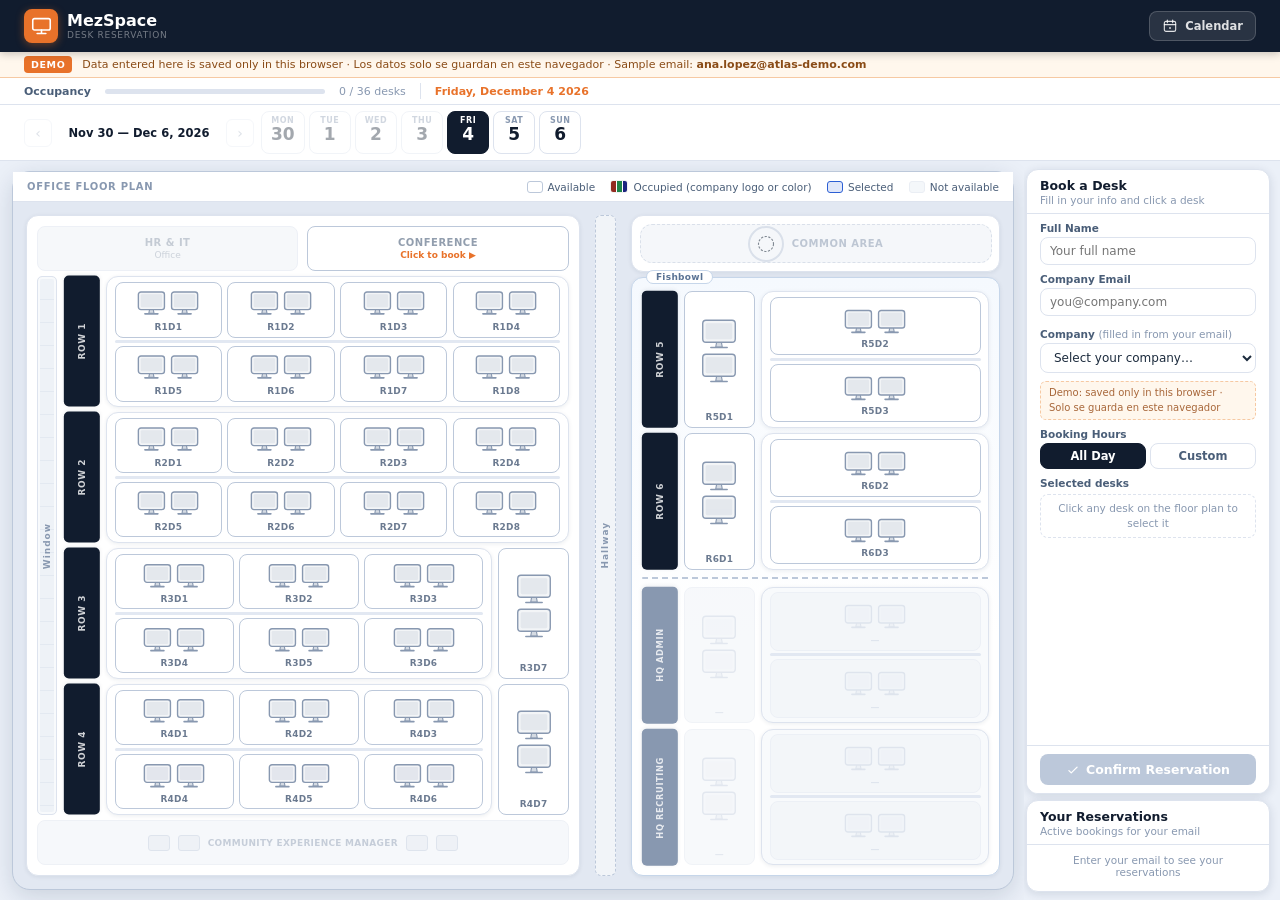
<file: index.html>
<!DOCTYPE html>
<html lang="en">
<head>
<meta charset="UTF-8">
<meta name="viewport" content="width=device-width, initial-scale=1.0">
<title>MezSpace — Desk Reservation</title>
<link rel="stylesheet" href="style.css">
</head>
<body>

<header class="header">
  <div class="logo">
    <div class="logo-mark"><svg viewBox="0 0 24 24" fill="none"><rect x="2" y="3" width="20" height="13" rx="2" stroke="white" stroke-width="1.8"/><path d="M7 20h10M12 16v4" stroke="white" stroke-width="1.8" stroke-linecap="round"/></svg></div>
    <div class="logo-text"><span class="logo-name">MezSpace</span><span class="logo-sub">Desk Reservation</span></div>
  </div>
  <!-- Admin panel accessible at /admin.html (not publicly linked) -->
  <div class="hdr-actions">
    <button class="btn-cal" id="btnCal" aria-haspopup="dialog" aria-expanded="false" title="Calendar">
      <svg viewBox="0 0 24 24" fill="none" width="16" height="16"><rect x="3.5" y="5" width="17" height="15" rx="2.5" stroke="currentColor" stroke-width="1.7"/><path d="M3.5 10h17M8 3v4M16 3v4" stroke="currentColor" stroke-width="1.7" stroke-linecap="round"/><circle cx="12" cy="15" r="1.4" fill="currentColor"/></svg>
      <span>Calendar</span>
    </button>
    <div class="cal-pop" id="calPop" role="dialog" aria-label="Calendar">
      <div class="cal-header">
        <button class="cal-nav-btn" id="calPrev" aria-label="Previous month">&#8249;</button>
        <span class="cal-month-lbl" id="calMonthLbl">—</span>
        <button class="cal-nav-btn" id="calNext" aria-label="Next month">&#8250;</button>
      </div>
      <div class="cal-wrap"><div class="cal-grid" id="calGrid"></div></div>
      <div class="cal-pop-note">Orange dot = your reservations · Next week opens Saturday</div>
    </div>
  </div>
</header>

<div class="demo-banner" title="Versión demo: los datos solo se guardan en este navegador; la versión final usará los datos reales de Meztal.">
  <span class="demo-tag">DEMO</span>
  <span class="demo-txt">Data entered here is saved only in this browser · Los datos solo se guardan en este navegador · Sample email: <b>ana.lopez@atlas-demo.com</b></span>
</div>

<div class="occ-bar">
  <span class="occ-label">Occupancy</span>
  <div class="occ-track"><div class="occ-fill low" id="occFill" style="width:0%"></div></div>
  <span class="occ-num" id="occNum">0 / 36 desks</span>
  <div class="occ-sep"></div>
  <span class="occ-date" id="occDate">—</span>
</div>

<div class="week-bar">
  <button class="wk-nav" id="prevWk" disabled>&#8249;</button>
  <span class="wk-label" id="wkRange">—</span>
  <button class="wk-nav" id="nextWk">&#8250;</button>
  <div class="day-strip" id="dayChips"></div>
</div>

<div class="main">
  <div class="floor-panel">
    <div class="floor-card">
      <div class="floor-card-head">
        <span class="floor-card-title">Office Floor Plan</span>
        <div class="legend">
          <div class="leg-item"><div class="leg-box av"></div> Available</div>
          <div class="leg-item">
            <div class="leg-box-co">
              <span style="background:#922B21"></span><span style="background:#1E8449"></span><span style="background:#1A237E"></span>
            </div>
            Occupied (company logo or color)
          </div>
          <div class="leg-item"><div class="leg-box sl"></div> Selected</div>
          <div class="leg-item"><div class="leg-box ad"></div> Not available</div>
        </div>
      </div>
      <div class="floor-body" id="floorPlan"></div>
    </div>
  </div>

  <div class="side-panel">
    <!-- Booking form -->
    <div class="p-card form-card">
      <div class="p-head"><div class="p-title">Book a Desk</div><div class="p-sub">Fill in your info and click a desk</div></div>
      <div class="p-scroll">
      <div class="p-body">
        <div class="f-group">
          <label class="f-label" for="userName">Full Name</label>
          <input class="f-input" id="userName" type="text" placeholder="Your full name" autocomplete="name">
        </div>
        <div class="f-group">
          <label class="f-label" for="userEmail">Company Email</label>
          <input class="f-input" id="userEmail" type="email" placeholder="you@company.com" autocomplete="email">
          <div class="f-hint" id="emailStatus"></div>
        </div>
        <div class="f-group">
          <label class="f-label" for="userCompany">Company <span class="f-label-note">(filled in from your email)</span></label>
          <div style="display:flex;align-items:center;gap:7px">
            <span id="companySwatch" style="display:none;width:12px;height:12px;border-radius:50%;flex-shrink:0"></span>
            <select class="f-select" id="userCompany"></select>
          </div>
        </div>
        <div class="demo-form-note">Demo: saved only in this browser · Solo se guarda en este navegador</div>
        <!-- Time picker -->
        <div class="f-group" style="margin-bottom:0">
          <label class="f-label">Booking Hours</label>
          <div class="time-toggle-row">
            <button class="time-btn active" id="btnAllDay">All Day</button>
            <button class="time-btn" id="btnCustom">Custom</button>
          </div>
          <div id="timeCustom" style="display:none;margin-top:5px;gap:5px">
            <select class="f-select" id="startTime" style="flex:1"></select>
            <span style="align-self:center;color:var(--gray-400);font-size:11px;flex-shrink:0">to</span>
            <select class="f-select" id="endTime" style="flex:1"></select>
          </div>
        </div>
      </div>
      <div style="padding:0 13px 8px">
        <label class="f-label" style="margin-bottom:5px">Selected desks</label>
        <div class="sel-list" id="selList">
          <div class="sel-empty">Click any desk on the floor plan to select it</div>
        </div>
      </div>
      </div>
      <div class="p-foot">
        <button class="btn-confirm" id="confirmBtn" disabled>
          <svg width="14" height="14" viewBox="0 0 24 24" fill="none"><path d="M5 13l4 4L19 7" stroke="white" stroke-width="2.2" stroke-linecap="round" stroke-linejoin="round"/></svg>
          Confirm Reservation
        </button>
      </div>
    </div>

    <!-- My bookings -->
    <div class="p-card my-card">
      <div class="p-head"><div class="p-title">Your Reservations</div><div class="p-sub">Active bookings for your email</div></div>
      <div class="p-body" style="padding:6px 13px 10px"><div class="bk-list" id="myBkList"><div class="bk-empty">Enter your email to see your reservations</div></div></div>
    </div>

  </div>
</div>

<!-- Cancel modal -->
<div class="modal-overlay hidden" id="cancelModal">
  <div class="modal-card">
    <div class="modal-icon">🗑️</div>
    <div class="modal-title">Cancel Reservation</div>
    <div class="modal-body" id="modalBody">Are you sure?</div>
    <div class="modal-actions">
      <button class="btn-modal-keep" id="cancelNo">Keep it</button>
      <button class="btn-modal-del" id="cancelYes">Yes, cancel</button>
    </div>
  </div>
</div>

<!-- Conference Room modal -->
<div class="conf-overlay hidden" id="confOverlay">
  <div class="conf-modal">
    <div class="conf-modal-top">
      <div class="conf-room-vis">
        <svg viewBox="0 0 80 60" fill="none" width="80" height="60">
          <rect width="80" height="60" rx="6" fill="#1E3150"/>
          <rect x="10" y="18" width="60" height="28" rx="3" fill="#2C4A6E" stroke="#3B6091" stroke-width="1"/>
          <circle cx="40" cy="32" r="12" fill="#3B6091" stroke="#4E7DAD" stroke-width="1"/>
          <rect x="16" y="24" width="10" height="16" rx="2" fill="#4E7DAD" opacity=".5"/>
          <rect x="54" y="24" width="10" height="16" rx="2" fill="#4E7DAD" opacity=".5"/>
          <rect x="30" y="14" width="20" height="6" rx="1" fill="#3B6091"/>
        </svg>
      </div>
      <div class="conf-room-info">
        <div class="conf-room-name">Conference Room</div>
        <div class="conf-room-loc">Meztal Office · Ground Floor</div>
        <div class="conf-amenities">
          <span class="conf-amenity">👥 8</span>
          <span class="conf-amenity">📋 Whiteboard</span>
          <span class="conf-amenity">📺 TV / Screen</span>
        </div>
      </div>
      <button class="conf-close-btn" id="btnCloseConf">✕</button>
    </div>

    <!-- Timeline -->
    <div class="conf-tl-section">
      <div class="conf-tl-labels" id="tlLabels"></div>
      <div class="conf-tl-track" id="tlTrack"></div>
    </div>

    <!-- Restriction notice -->
    <div style="display:flex;gap:16px;background:var(--gray-50);border:1px solid var(--gray-200);border-radius:8px;padding:7px 14px;font-size:10.5px;color:var(--gray-400)">
      <span>⏱ Min: <strong style="color:var(--gray-600)">10 min</strong></span>
      <span>⏳ Max: <strong style="color:var(--gray-600)">6 h</strong></span>
      <span>🕐 Available: <strong style="color:var(--gray-600)">7:00 AM – 6:00 PM</strong></span>
      <span>📅 Drag on the bar to select</span>
    </div>
    <!-- Details -->
    <div class="conf-details">
      <div class="conf-detail-row">
        <span class="conf-detail-label">Date</span>
        <span class="conf-detail-val" id="confDateLbl">—</span>
      </div>
      <div class="conf-detail-row">
        <span class="conf-detail-label">Time</span>
        <span class="conf-detail-val" id="confTimeLbl">Select a time above</span>
      </div>
    </div>

    <button class="conf-book-btn" id="btnBookConf" disabled>Choose a time</button>
  </div>
</div>

<div class="toast-zone" id="toastZone"></div>
<script src="app.js"></script>
</body>
</html>
</file>
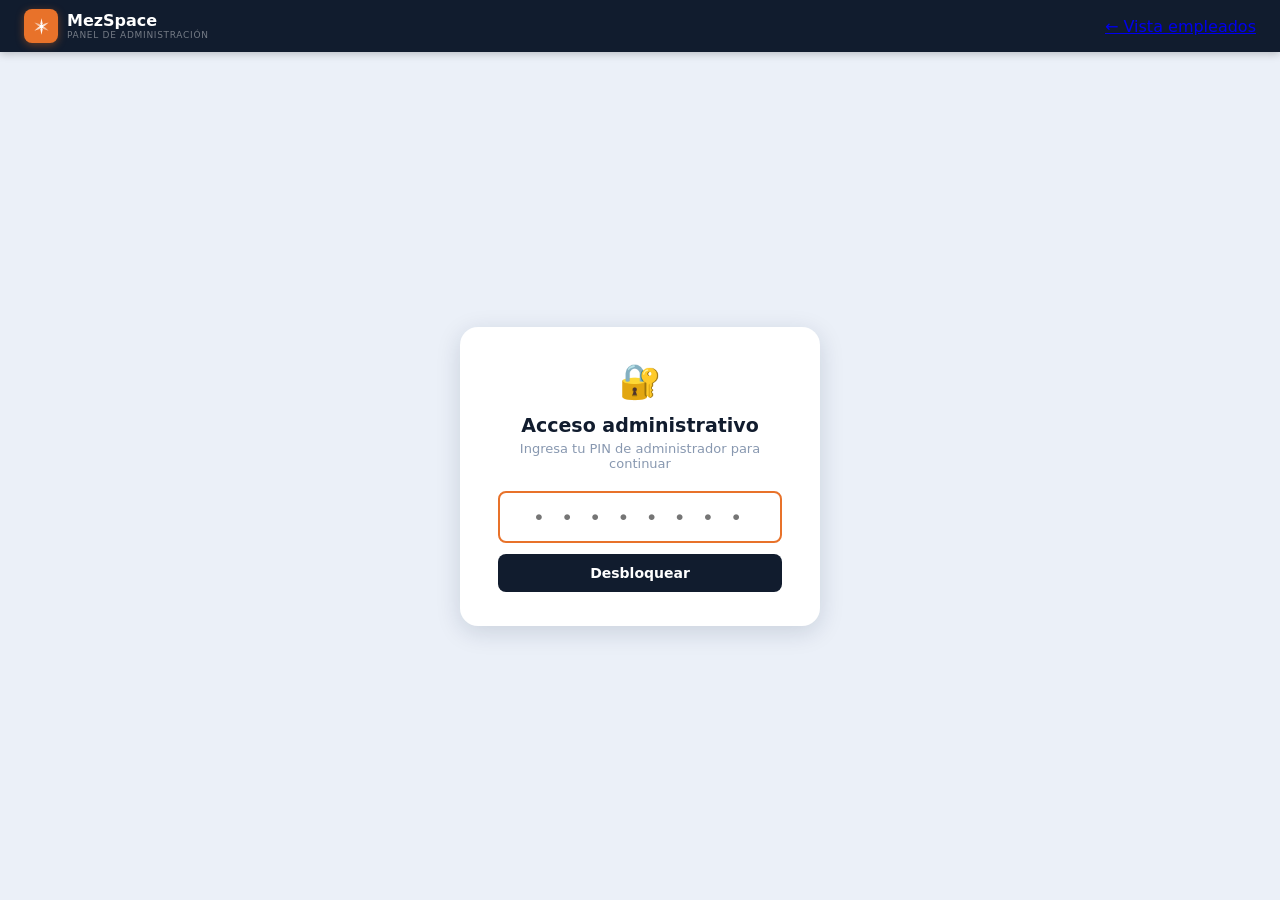
<file: admin-2.html>
<!DOCTYPE html>
<html lang="es">
<head>
  <meta charset="UTF-8">
  <meta name="viewport" content="width=device-width, initial-scale=1.0">
  <title>MezSpace Admin</title>
  <link rel="stylesheet" href="style.css">
  <link rel="icon" type="image/svg+xml" href="data:image/svg+xml,%3Csvg xmlns='http://www.w3.org/2000/svg' viewBox='0 0 32 32'%3E%3Crect width='32' height='32' rx='7' fill='%23111C2E'/%3E%3Ccircle cx='16' cy='16' r='3.2' fill='%23E8722A'/%3E%3Cpath d='M16 16L14.4 11L16 3.5L17.6 11Z' fill='%23E8722A'/%3E%3Cpath d='M16 16L14.4 11L16 3.5L17.6 11Z' fill='%23E8722A' transform='rotate(60 16 16)'/%3E%3Cpath d='M16 16L14.4 11L16 3.5L17.6 11Z' fill='%23E8722A' transform='rotate(120 16 16)'/%3E%3Cpath d='M16 16L14.4 11L16 3.5L17.6 11Z' fill='%23E8722A' transform='rotate(180 16 16)'/%3E%3Cpath d='M16 16L14.4 11L16 3.5L17.6 11Z' fill='%23E8722A' transform='rotate(240 16 16)'/%3E%3Cpath d='M16 16L14.4 11L16 3.5L17.6 11Z' fill='%23E8722A' transform='rotate(300 16 16)'/%3E%3C/svg%3E">
</head>
<body>

<!-- Header -->
<header class="header">
  <div class="logo">
    <div class="logo-mark">
      <svg viewBox="0 0 28 28" fill="none" xmlns="http://www.w3.org/2000/svg" aria-hidden="true">
        <path d="M14 14L12.5 10L14 3L15.5 10Z" fill="white" opacity=".95"/>
        <path d="M14 14L12.5 10L14 3L15.5 10Z" fill="white" opacity=".75" transform="rotate(60 14 14)"/>
        <path d="M14 14L12.5 10L14 3L15.5 10Z" fill="white" opacity=".55" transform="rotate(120 14 14)"/>
        <path d="M14 14L12.5 10L14 3L15.5 10Z" fill="white" opacity=".95" transform="rotate(180 14 14)"/>
        <path d="M14 14L12.5 10L14 3L15.5 10Z" fill="white" opacity=".75" transform="rotate(240 14 14)"/>
        <path d="M14 14L12.5 10L14 3L15.5 10Z" fill="white" opacity=".55" transform="rotate(300 14 14)"/>
        <circle cx="14" cy="14" r="2.8" fill="white"/>
      </svg>
    </div>
    <div class="logo-text">
      <span class="logo-name">MezSpace</span>
      <span class="logo-sub">Panel de administración</span>
    </div>
  </div>
  <div class="header-right">
    <a href="index.html" class="btn-header">← Vista empleados</a>
  </div>
</header>

<!-- PIN screen -->
<div id="pinScreen">
  <div class="pin-screen">
    <div class="pin-card">
      <div class="pin-icon">🔐</div>
      <div class="pin-title">Acceso administrativo</div>
      <p class="pin-hint">Ingresa tu PIN de administrador para continuar</p>
      <input type="password" id="pinInput" class="pin-input" placeholder="• • • • • • • •" autocomplete="off" maxlength="24">
      <button class="btn-unlock" onclick="checkPin()">Desbloquear</button>
      <p class="pin-err" id="pinErr"></p>
    </div>
  </div>
</div>

<!-- Admin dashboard -->
<div id="adminDash" style="display:none;">
  <div class="admin-body">
    <div class="admin-main">

      <div class="adm-page-title">Panel de Administración</div>
      <div class="adm-page-sub">Gestión de reservas · Meztal Office</div>

      <!-- Stats -->
      <div class="stats-grid">
        <div class="stat-card hi-o">
          <div class="stat-v" id="sToday">0</div>
          <div class="stat-l">Escritorios hoy</div>
        </div>
        <div class="stat-card hi-n">
          <div class="stat-v" id="sWeek">0</div>
          <div class="stat-l">Reservas esta semana</div>
        </div>
        <div class="stat-card">
          <div class="stat-v" id="sUsers">0</div>
          <div class="stat-l">Usuarios únicos</div>
        </div>
        <div class="stat-card">
          <div class="stat-v" id="sTotal">0</div>
          <div class="stat-l">Total reservas</div>
        </div>
      </div>

      <!-- Table -->
      <div class="tbl-card">
        <div class="tbl-toolbar">
          <div class="tbl-title">Todas las reservas</div>
          <div class="tbl-filters">
            <input type="text"  id="fsearch" class="f-search" placeholder="🔍  Buscar nombre, correo o escritorio…">
            <input type="date"  id="fdate"   class="f-date" title="Filtrar por fecha">
            <button class="btn-clear" id="btnClear">Limpiar</button>
          </div>
        </div>
        <div class="tbl-wrap">
          <table class="adm-tbl">
            <thead>
              <tr>
                <th>Escritorio</th>
                <th>Nombre</th>
                <th>Correo</th>
                <th>Fecha</th>
                <th>Acción</th>
              </tr>
            </thead>
            <tbody id="admTbody">
              <tr><td colspan="5" class="tbl-empty">Cargando…</td></tr>
            </tbody>
          </table>
        </div>
      </div>

      <!-- Info -->
      <div style="margin-top:20px;padding:14px 18px;background:var(--orange-bg);border-radius:var(--r);border-left:3px solid var(--orange)">
        <p style="font-size:12.5px;color:var(--orange-dark);font-weight:700;margin-bottom:3px">Sistema de almacenamiento</p>
        <p style="font-size:12px;color:var(--text-secondary);line-height:1.65">
          Los datos se guardan en <code>localStorage</code> del navegador (por dispositivo).
          PIN actual: <strong>meztal2024</strong> — modifícalo en la primera línea de <code>app.js</code>.
        </p>
      </div>

    </div>
  </div>
</div>

<div class="toast-zone" id="toastZone"></div>
<script src="app.js"></script>
</body>
</html>
</file>
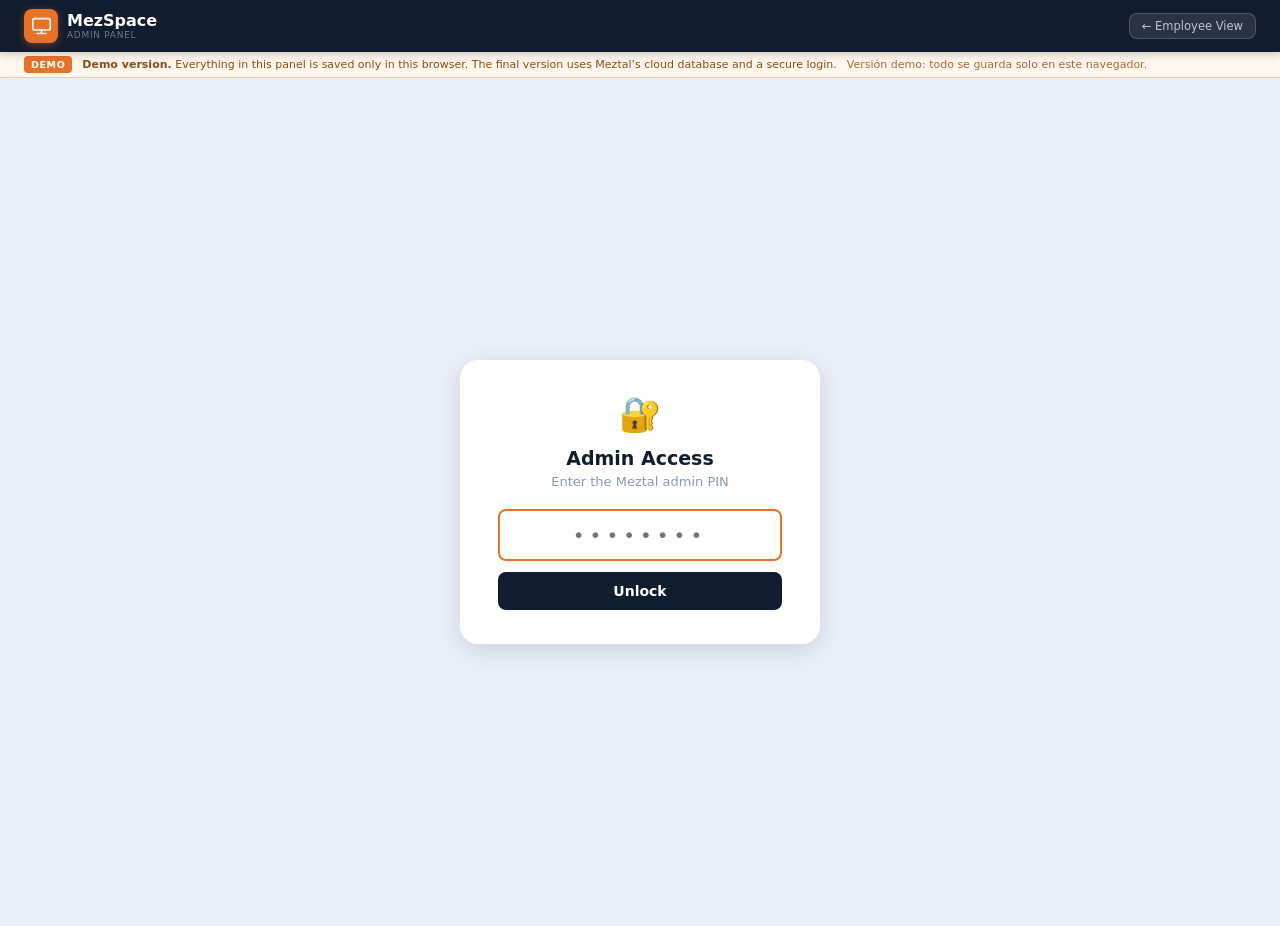
<file: admin.html>
<!DOCTYPE html>
<html lang="en">
<head>
<meta charset="UTF-8">
<meta name="viewport" content="width=device-width,initial-scale=1.0">
<title>MezSpace — Admin</title>
<link rel="stylesheet" href="style.css">
<style>
.rep-kpis{display:grid;grid-template-columns:repeat(auto-fill,minmax(150px,1fr));gap:10px;margin-bottom:14px}
.rep-kpi{background:var(--gray-50);border:1px solid var(--gray-200);border-radius:8px;padding:10px 12px}
.rep-kpi b{display:block;font-size:20px;color:var(--navy);line-height:1.2}
.rep-kpi span{font-size:10.5px;color:var(--gray-400)}
.rep-grid{display:grid;grid-template-columns:repeat(auto-fit,minmax(320px,1fr));gap:16px}
.rep-tbl{width:100%;border-collapse:collapse;font-size:11.5px}
.rep-tbl th{text-align:left;font-size:10px;text-transform:uppercase;letter-spacing:.4px;color:var(--gray-400);padding:6px 8px;border-bottom:1px solid var(--gray-200)}
.rep-tbl td{padding:6px 8px;border-bottom:1px solid var(--gray-100)}
.rep-tbl td.n,.rep-tbl th.n{text-align:right;white-space:nowrap}
.rep-h{font-size:11px;font-weight:800;color:var(--navy);margin:0 0 6px}
.demo-note{margin:12px 18px 0;padding:9px 12px;border-radius:8px;background:#FFF7ED;border:1px solid #F6C9A3;color:#8A4B16;font-size:11.5px;line-height:1.55}
.dir-grid{display:grid;grid-template-columns:repeat(auto-fit,minmax(360px,1fr));gap:22px;padding:14px 18px 18px}
.dir-help{font-size:11.5px;color:var(--gray-400);margin:0 0 8px}
.dir-form{display:flex;gap:6px;flex-wrap:wrap;align-items:center}
.dir-form input[type=color]{width:36px;height:32px;border:1px solid var(--gray-200);border-radius:6px;padding:2px;background:#fff;cursor:pointer}
.btn-dir{background:var(--navy);color:#fff;border:none;border-radius:6px;padding:7px 12px;font-size:12px;font-weight:700;cursor:pointer;white-space:nowrap}
.btn-dir:hover{background:var(--navy-mid)}
.dir-import{margin-top:8px;font-size:11.5px;color:var(--gray-600)}
.dir-import summary{cursor:pointer;font-weight:600}
.dir-import textarea{width:100%;margin:6px 0;border:1px solid var(--gray-200);border-radius:6px;padding:8px;font:12px/1.5 var(--font);resize:vertical;box-sizing:border-box}
.dir-list{max-height:330px;overflow-y:auto;border:1px solid var(--gray-200);border-radius:8px}
.dir-row{display:flex;align-items:center;gap:10px;padding:7px 10px;border-bottom:1px solid var(--gray-100)}
.dir-row:last-child{border-bottom:none}
.dir-main{flex:1;min-width:0}
.dir-name{font-size:12.5px;font-weight:600;color:var(--gray-800);overflow:hidden;text-overflow:ellipsis;white-space:nowrap}
.dir-sub{font-size:10.5px;color:var(--gray-400)}
.dir-dot{width:10px;height:10px;border-radius:50%;flex-shrink:0}
.dir-logo-empty{width:26px;height:26px;border-radius:50%;border:1.5px dashed;display:flex;align-items:center;justify-content:center;font-size:9px;font-weight:800;flex-shrink:0}
.dir-btn{background:#fff;border:1px solid var(--gray-200);border-radius:6px;padding:4px 8px;font-size:11px;font-weight:600;color:var(--gray-600);cursor:pointer;white-space:nowrap}
.dir-btn:hover{border-color:var(--gray-300);background:var(--gray-50)}
.dir-btn.danger{color:#B91C1C}
.dir-btn.danger:hover{background:#FEF2F2;border-color:#F1B5B5}
@media print{
  body{height:auto!important;overflow:visible!important;display:block!important}
  .header,.demo-banner,#pinScreen,.tbl-card:not(#reportCard),.stats-row,.toast-zone,.tbl-filters{display:none!important}
  #adminDash{display:block!important}
  #reportCard{box-shadow:none;border:none}
  #reportCard .tbl-toolbar:before{content:"MezSpace - Meztal office usage report";display:block;font-weight:800;margin-bottom:4px}
}
</style>
</head>
<body>
<header class="header">
  <div class="logo">
    <div class="logo-mark"><svg viewBox="0 0 24 24" fill="none"><rect x="2" y="3" width="20" height="13" rx="2" stroke="white" stroke-width="1.8"/><path d="M7 20h10M12 16v4" stroke="white" stroke-width="1.8" stroke-linecap="round"/></svg></div>
    <div class="logo-text"><span class="logo-name">MezSpace</span><span class="logo-sub">Admin Panel</span></div>
  </div>
  <a href="https://jaredrojasb.github.io/MezSpace/" class="btn-ghost">← Employee View</a>
</header>
<div class="demo-banner">
  <span class="demo-tag">DEMO</span>
  <span><b>Demo version.</b> Everything in this panel is saved only in this browser. The final version uses Meztal&rsquo;s cloud database and a secure login.</span>
  <span class="demo-es">Versión demo: todo se guarda solo en este navegador.</span>
</div>

<div id="pinScreen">
  <div class="pin-screen">
    <div class="pin-card">
      <div class="pin-icon">🔐</div>
      <div class="pin-title">Admin Access</div>
      <div class="pin-hint">Enter the Meztal admin PIN</div>
      <input class="pin-input" id="pinInput" type="password" maxlength="12" placeholder="••••••••" autocomplete="off">
      <button class="btn-unlock" onclick="checkPin()">Unlock</button>
      <div class="pin-err" id="pinErr">Incorrect PIN.</div>
    </div>
  </div>
</div>

<div id="adminDash" style="display:none" class="admin-body">
  <div class="admin-main">

    <div class="stats-row">
      <div class="stat-card acc-o"><div class="stat-v" id="sToday">0</div><div class="stat-l">Desks booked today</div></div>
      <div class="stat-card acc-o"><div class="stat-v" id="sWeek">0</div><div class="stat-l">This week</div></div>
      <div class="stat-card acc-b"><div class="stat-v" id="sUsers">0</div><div class="stat-l">Unique users</div></div>
      <div class="stat-card acc-b"><div class="stat-v" id="sTotal">0</div><div class="stat-l">Total reservations</div></div>
    </div>

    <!-- Occupancy by row -->
    <div class="tbl-card" style="margin-bottom:16px">
      <div class="tbl-toolbar" style="border-bottom:1px solid var(--gray-200)">
        <span class="tbl-title">Today's Occupancy by Row</span>
        <span id="admDateLbl" style="font-size:12px;color:var(--gray-400)"></span>
      </div>
      <div style="padding:14px 18px;display:grid;grid-template-columns:repeat(auto-fill,minmax(170px,1fr));gap:10px" id="rowOccGrid"></div>
    </div>

    <!-- Authorized companies, emails & logos -->
    <div class="tbl-card" id="dirCard" style="margin-bottom:16px">
      <div class="tbl-toolbar" style="border-bottom:1px solid var(--gray-200)">
        <span class="tbl-title">Authorized Companies, Emails &amp; Logos</span>
        <div class="tbl-filters"><span id="dirCount" style="font-size:12px;color:var(--gray-400)"></span><button class="btn-clear" id="btnResetDir">Reset demo list</button></div>
      </div>
      <div class="demo-note"><b>Demo:</b> this list is saved only in this browser, so other devices will not see it. In the final version it is stored in Meztal&rsquo;s cloud database and applies to every device.<br><b>Demo:</b> esta lista solo se guarda en este navegador. En la versión final se guarda en la base de datos de Meztal y aplica en todos los dispositivos.</div>
      <div class="dir-grid">
        <div class="dir-col">
          <div class="rep-h">Authorized emails</div>
          <p class="dir-help">Only these emails can book. The company is assigned automatically from the email.</p>
          <div class="dir-form">
            <input class="f-search" id="dirEmail" placeholder="name@company.com" style="flex:1;min-width:160px">
            <select class="f-date" id="dirEmailCo" style="min-width:150px"></select>
            <button class="btn-dir" id="btnAddEmail">Add email</button>
          </div>
          <details class="dir-import">
            <summary>Import a list (one per line: email, company)</summary>
            <textarea id="dirImport" rows="4" placeholder="ana.lopez@atlas.com, Atlas&#10;luis.garcia@kare.com, KARE"></textarea>
            <button class="btn-dir" id="btnImport">Import</button>
          </details>
          <input class="f-search" id="dirEmailSearch" placeholder="Search emails or companies…" style="width:100%;margin:8px 0 6px">
          <div class="dir-list" id="dirEmailList"></div>
        </div>
        <div class="dir-col">
          <div class="rep-h">Companies &amp; logos</div>
          <p class="dir-help">The logo replaces the color on desks and the conference room. Use PNG with transparent background or SVG.</p>
          <div class="dir-form">
            <input class="f-search" id="dirCoName" placeholder="New company name" style="flex:1;min-width:160px">
            <input type="color" id="dirCoColor" value="#2C5FD4" title="Backup color (used until a logo is uploaded)">
            <button class="btn-dir" id="btnAddCo">Add company</button>
          </div>
          <div class="dir-list" id="dirCoList" style="margin-top:8px"></div>
        </div>
      </div>
      <input type="file" id="logoFile" accept="image/*" hidden>
    </div>

    <!-- Monthly report -->
    <div class="tbl-card" id="reportCard" style="margin-bottom:16px">
      <div class="tbl-toolbar" style="border-bottom:1px solid var(--gray-200)">
        <span class="tbl-title">Monthly Usage Report</span>
        <div class="tbl-filters">
          <input class="f-date" id="repMonth" type="month">
          <button class="btn-clear" id="btnRepCsv">Download CSV</button>
          <button class="btn-clear" id="btnRepPrint">Print / Save PDF</button>
        </div>
      </div>
      <div id="repBody" style="padding:14px 18px"></div>
    </div>

    <!-- Desk reservations -->
    <div class="tbl-card" style="margin-bottom:16px">
      <div class="tbl-toolbar">
        <span class="tbl-title">Desk Reservations</span>
        <div class="tbl-filters">
          <input class="f-search" id="fsearch" placeholder="Search name, email, desk…">
          <select class="f-date" id="fcompany" style="min-width:160px"><option value="">All companies</option></select>
          <input class="f-date" id="fdate" type="date">
          <button class="btn-clear" id="btnClear">Clear</button>
        </div>
      </div>
      <div class="tbl-scroll">
        <table class="adm-tbl">
          <thead><tr><th>Name / Email</th><th>Company</th><th>Date</th><th>Desks &amp; Hours</th><th>Action</th></tr></thead>
          <tbody id="admTbody"><tr><td colspan="5" class="tbl-empty">Loading…</td></tr></tbody>
        </table>
      </div>
    </div>

    <!-- Conference Room reservations -->
    <div class="tbl-card">
      <div class="tbl-toolbar"><span class="tbl-title">Conference Room Bookings</span></div>
      <div class="tbl-scroll">
        <table class="adm-tbl">
          <thead><tr><th>Name / Email</th><th>Company</th><th>Date</th><th>Time Slot</th><th>Action</th></tr></thead>
          <tbody id="confTbody"><tr><td colspan="5" class="tbl-empty">No bookings</td></tr></tbody>
        </table>
      </div>
    </div>

  </div>
</div>

<div class="toast-zone" id="toastZone"></div>
<script src="app.js"></script>
</body>
</html>
</file>
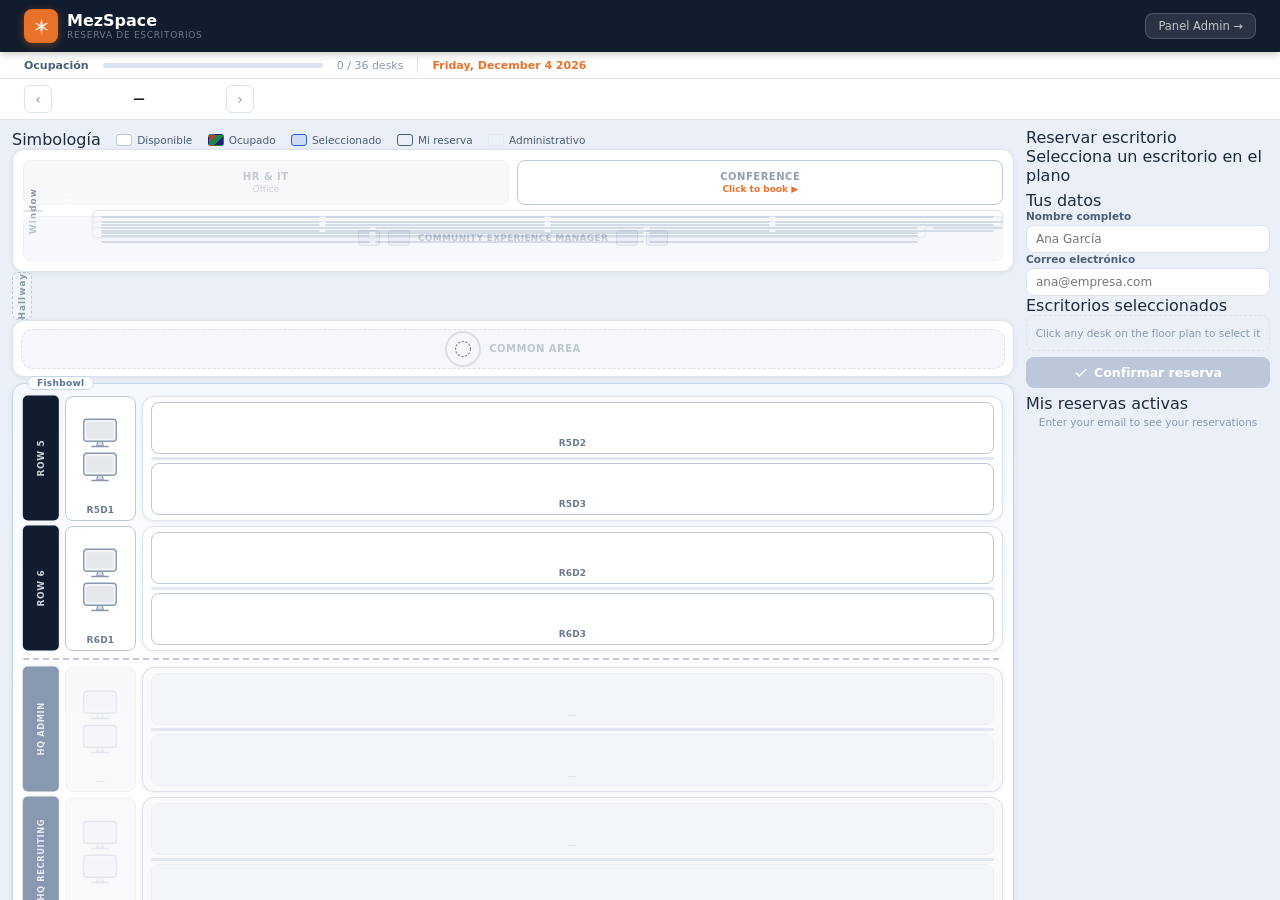
<file: index-8.html>
<!DOCTYPE html>
<html lang="es">
<head>
  <meta charset="UTF-8">
  <meta name="viewport" content="width=device-width, initial-scale=1.0">
  <title>MezSpace — Reserva de Escritorios</title>
  <meta name="description" content="Sistema de reserva de escritorios · Meztal">
  <link rel="stylesheet" href="style.css">
  <link rel="icon" type="image/svg+xml" href="data:image/svg+xml,%3Csvg xmlns='http://www.w3.org/2000/svg' viewBox='0 0 32 32'%3E%3Crect width='32' height='32' rx='7' fill='%230C2340'/%3E%3Ccircle cx='16' cy='16' r='3' fill='%23E87020'/%3E%3Cpath d='M16 16L14.5 11L16 4L17.5 11Z' fill='%23E87020'/%3E%3Cpath d='M16 16L14.5 11L16 4L17.5 11Z' fill='%23E87020' transform='rotate(60 16 16)'/%3E%3Cpath d='M16 16L14.5 11L16 4L17.5 11Z' fill='%23E87020' transform='rotate(120 16 16)'/%3E%3Cpath d='M16 16L14.5 11L16 4L17.5 11Z' fill='%23E87020' transform='rotate(180 16 16)'/%3E%3Cpath d='M16 16L14.5 11L16 4L17.5 11Z' fill='%23E87020' transform='rotate(240 16 16)'/%3E%3Cpath d='M16 16L14.5 11L16 4L17.5 11Z' fill='%23E87020' transform='rotate(300 16 16)'/%3E%3C/svg%3E">
</head>
<body>

<!-- ── Header ─────────────────────────────────────────────── -->
<header class="header">
  <div class="logo">
    <div class="logo-mark">
      <svg viewBox="0 0 28 28" fill="none" xmlns="http://www.w3.org/2000/svg" aria-hidden="true">
        <path d="M14 14L12.5 10L14 3L15.5 10Z" fill="white" opacity=".95"/>
        <path d="M14 14L12.5 10L14 3L15.5 10Z" fill="white" opacity=".8"  transform="rotate(60 14 14)"/>
        <path d="M14 14L12.5 10L14 3L15.5 10Z" fill="white" opacity=".65" transform="rotate(120 14 14)"/>
        <path d="M14 14L12.5 10L14 3L15.5 10Z" fill="white" opacity=".95" transform="rotate(180 14 14)"/>
        <path d="M14 14L12.5 10L14 3L15.5 10Z" fill="white" opacity=".8"  transform="rotate(240 14 14)"/>
        <path d="M14 14L12.5 10L14 3L15.5 10Z" fill="white" opacity=".65" transform="rotate(300 14 14)"/>
        <circle cx="14" cy="14" r="2.6" fill="white"/>
      </svg>
    </div>
    <div class="logo-text">
      <span class="logo-name">MezSpace</span>
      <span class="logo-sub">Reserva de escritorios</span>
    </div>
  </div>
  <a href="admin.html" class="btn-ghost">Panel Admin →</a>
</header>

<!-- ── Occupancy bar ──────────────────────────────────────── -->
<div class="occ-bar">
  <span class="occ-label">Ocupación</span>
  <div class="occ-track"><div class="occ-fill low" id="occFill" style="width:0%"></div></div>
  <span class="occ-num" id="occNum">0 / 30 escritorios ocupados</span>
  <div class="occ-sep"></div>
  <span class="occ-date" id="occDate">—</span>
</div>

<!-- ── Week bar ───────────────────────────────────────────── -->
<div class="week-bar">
  <button class="wk-nav" id="prevWk" title="Semana anterior">&#8249;</button>
  <span class="wk-label" id="wkLabel">—</span>
  <button class="wk-nav" id="nextWk" title="Semana siguiente">&#8250;</button>
  <div class="day-strip" id="dayStrip"></div>
</div>

<!-- ── Main ──────────────────────────────────────────────── -->
<div class="main">

  <!-- Floor panel -->
  <div class="floor-panel">
    <div class="legend">
      <span class="legend-lbl">Simbología</span>
      <div class="leg-item"><div class="leg-box av"></div>Disponible</div>
      <div class="leg-item"><div class="leg-box oc"></div>Ocupado</div>
      <div class="leg-item"><div class="leg-box sl"></div>Seleccionado</div>
      <div class="leg-item"><div class="leg-box mn"></div>Mi reserva</div>
      <div class="leg-item"><div class="leg-box ad"></div>Administrativo</div>
    </div>
    <div class="floor-plan" id="floorPlan"></div>
  </div>

  <!-- Side panel -->
  <div class="side-panel">
    <div class="panel-head">
      <div class="panel-title">Reservar escritorio</div>
      <div class="panel-sub">Selecciona un escritorio en el plano</div>
    </div>
    <div class="panel-body">
      <div class="p-section">
        <div class="p-sec-title">Tus datos</div>
        <div class="form-group">
          <label class="f-label" for="userName">Nombre completo</label>
          <input type="text" id="userName" class="f-input" placeholder="Ana García" maxlength="60" autocomplete="name">
        </div>
        <div class="form-group">
          <label class="f-label" for="userEmail">Correo electrónico</label>
          <input type="email" id="userEmail" class="f-input" placeholder="ana@empresa.com" autocomplete="email">
        </div>
      </div>
      <div class="p-section">
        <div class="p-sec-title">Escritorios seleccionados</div>
        <div class="sel-list" id="selList">
          <div class="sel-empty">Haz clic en un escritorio<br>para seleccionarlo</div>
        </div>
      </div>
    </div>
    <div class="panel-foot">
      <button class="btn-confirm" id="confirmBtn" disabled>
        <svg width="14" height="14" viewBox="0 0 24 24" fill="none" aria-hidden="true">
          <path d="M20 6L9 17L4 12" stroke="white" stroke-width="2.5" stroke-linecap="round" stroke-linejoin="round"/>
        </svg>
        Confirmar reserva
      </button>
    </div>
    <div class="my-bk-zone">
      <div class="my-bk-title">Mis reservas activas</div>
      <div class="my-bk-list" id="myBkList">
        <div class="bk-empty">Ingresa tu correo para ver tus reservas</div>
      </div>
    </div>
  </div>

</div><!-- /main -->

<!-- ── Cancel modal ───────────────────────────────────────── -->
<div class="modal-overlay hidden" id="cancelModal">
  <div class="modal-card">
    <div class="modal-title">Cancelar reserva</div>
    <div class="modal-body" id="cancelModalBody"></div>
    <div class="modal-actions">
      <button class="btn-cancel-no" id="cancelNo">Mantener</button>
      <button class="btn-cancel-yes" id="cancelYes">Sí, cancelar</button>
    </div>
  </div>
</div>

<div class="toast-zone" id="toastZone"></div>
<script src="app.js"></script>
</body>
</html>
</file>
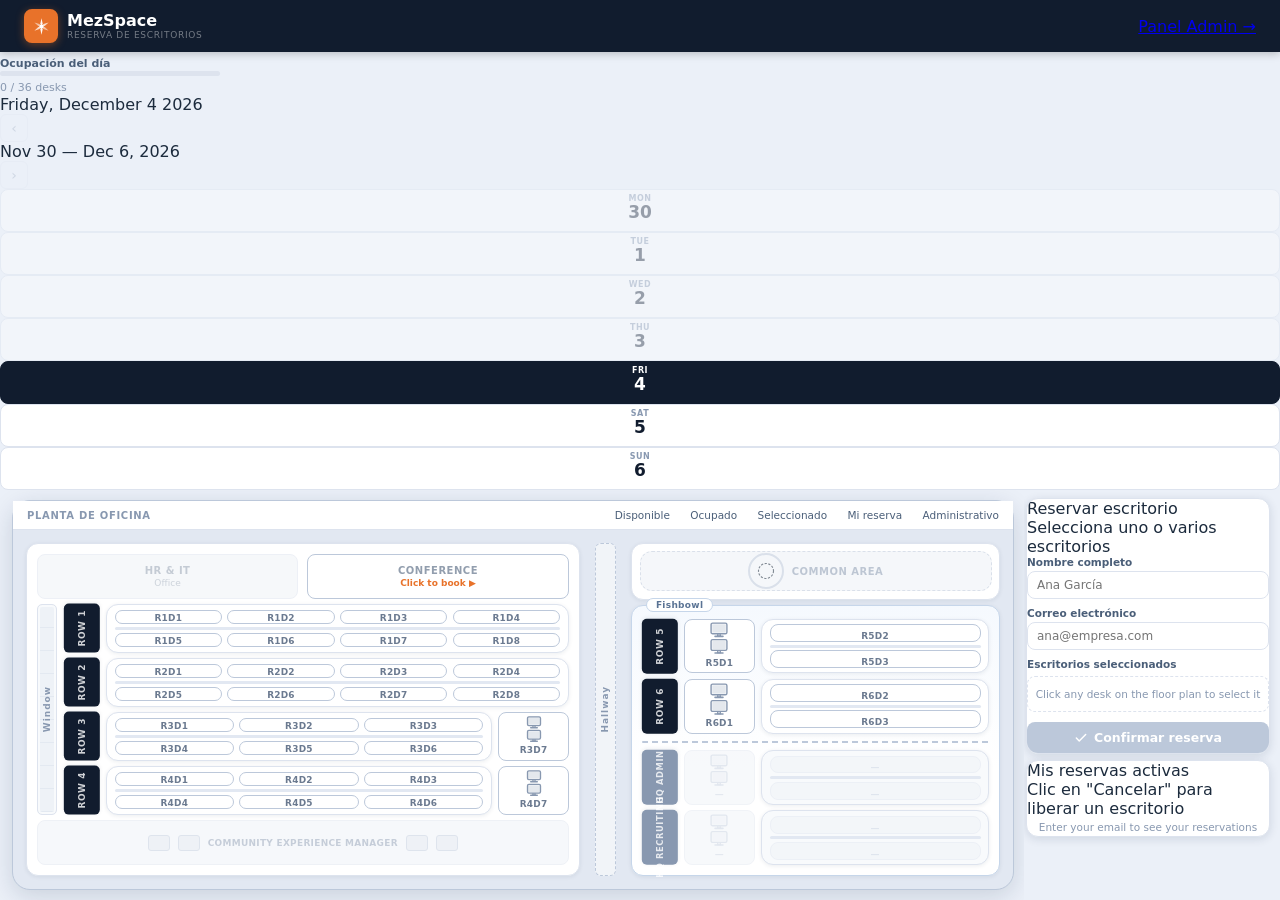
<file: index-9.html>
<!DOCTYPE html>
<html lang="es">
<head>
  <meta charset="UTF-8">
  <meta name="viewport" content="width=device-width, initial-scale=1.0">
  <title>MezSpace — Reserva de Escritorios</title>
  <link rel="stylesheet" href="style.css">
  <link rel="icon" type="image/svg+xml" href="data:image/svg+xml,%3Csvg xmlns='http://www.w3.org/2000/svg' viewBox='0 0 32 32'%3E%3Crect width='32' height='32' rx='7' fill='%23111C2E'/%3E%3Ccircle cx='16' cy='16' r='3.2' fill='%23E8722A'/%3E%3Cpath d='M16 16L14.4 11L16 3.5L17.6 11Z' fill='%23E8722A'/%3E%3Cpath d='M16 16L14.4 11L16 3.5L17.6 11Z' fill='%23E8722A' transform='rotate(60 16 16)'/%3E%3Cpath d='M16 16L14.4 11L16 3.5L17.6 11Z' fill='%23E8722A' transform='rotate(120 16 16)'/%3E%3Cpath d='M16 16L14.4 11L16 3.5L17.6 11Z' fill='%23E8722A' transform='rotate(180 16 16)'/%3E%3Cpath d='M16 16L14.4 11L16 3.5L17.6 11Z' fill='%23E8722A' transform='rotate(240 16 16)'/%3E%3Cpath d='M16 16L14.4 11L16 3.5L17.6 11Z' fill='%23E8722A' transform='rotate(300 16 16)'/%3E%3C/svg%3E">
</head>
<body>

<!-- Header -->
<header class="header">
  <div class="logo">
    <div class="logo-mark">
      <svg viewBox="0 0 28 28" fill="none" xmlns="http://www.w3.org/2000/svg" aria-hidden="true">
        <path d="M14 14L12.5 10L14 3L15.5 10Z" fill="white" opacity=".95"/>
        <path d="M14 14L12.5 10L14 3L15.5 10Z" fill="white" opacity=".75" transform="rotate(60 14 14)"/>
        <path d="M14 14L12.5 10L14 3L15.5 10Z" fill="white" opacity=".55" transform="rotate(120 14 14)"/>
        <path d="M14 14L12.5 10L14 3L15.5 10Z" fill="white" opacity=".95" transform="rotate(180 14 14)"/>
        <path d="M14 14L12.5 10L14 3L15.5 10Z" fill="white" opacity=".75" transform="rotate(240 14 14)"/>
        <path d="M14 14L12.5 10L14 3L15.5 10Z" fill="white" opacity=".55" transform="rotate(300 14 14)"/>
        <circle cx="14" cy="14" r="2.8" fill="white"/>
      </svg>
    </div>
    <div class="logo-text">
      <span class="logo-name">MezSpace</span>
      <span class="logo-sub">Reserva de escritorios</span>
    </div>
  </div>
  <div class="header-right">
    <a href="admin.html" class="btn-header">Panel Admin →</a>
  </div>
</header>

<!-- Topbar: occupancy + date -->
<div class="topbar">
  <div class="occ-group">
    <span class="occ-label">Ocupación del día</span>
    <div class="occ-track"><div class="occ-fill low" id="occFill" style="width:0%"></div></div>
    <span class="occ-num" id="occNum">0 de 30</span>
  </div>
  <div class="topbar-sep"></div>
  <span class="topbar-date" id="occDate">—</span>
</div>

<!-- Week strip -->
<div class="week-strip">
  <button class="wk-nav" id="prevWk">&#8249;</button>
  <span class="wk-range" id="wkRange">—</span>
  <button class="wk-nav" id="nextWk">&#8250;</button>
  <div class="day-chips" id="dayChips"></div>
</div>

<!-- Main -->
<div class="main">

  <!-- Floor panel -->
  <div class="floor-panel">
    <div class="floor-card">
      <div class="floor-card-head">
        <span class="floor-card-title">Planta de Oficina</span>
        <div class="legend">
          <div class="leg-item"><div class="leg-dot av"></div>Disponible</div>
          <div class="leg-item"><div class="leg-dot oc"></div>Ocupado</div>
          <div class="leg-item"><div class="leg-dot sl"></div>Seleccionado</div>
          <div class="leg-item"><div class="leg-dot mn"></div>Mi reserva</div>
          <div class="leg-item"><div class="leg-dot ad"></div>Administrativo</div>
        </div>
      </div>
      <div class="floor-body">
        <div id="floorPlan" style="display:contents"></div>
      </div>
    </div>
  </div>

  <!-- Side panel -->
  <div class="side-panel">

    <!-- Booking form card -->
    <div class="p-card">
      <div class="p-card-head">
        <div class="p-card-title">Reservar escritorio</div>
        <div class="p-card-sub">Selecciona uno o varios escritorios</div>
      </div>
      <div class="p-card-body">
        <div class="f-group">
          <label class="f-label" for="userName">Nombre completo</label>
          <input type="text" id="userName" class="f-input" placeholder="Ana García" maxlength="60" autocomplete="name">
        </div>
        <div class="f-group">
          <label class="f-label" for="userEmail">Correo electrónico</label>
          <input type="email" id="userEmail" class="f-input" placeholder="ana@empresa.com" autocomplete="email">
        </div>
        <div style="margin-bottom:10px">
          <div class="f-label" style="margin-bottom:6px">Escritorios seleccionados</div>
          <div class="sel-list" id="selList">
            <div class="sel-empty">Haz clic en un escritorio<br>para seleccionarlo</div>
          </div>
        </div>
      </div>
      <div class="p-card-foot">
        <button class="btn-confirm" id="confirmBtn" disabled>
          <svg width="14" height="14" viewBox="0 0 24 24" fill="none" aria-hidden="true">
            <path d="M20 6L9 17L4 12" stroke="white" stroke-width="2.5" stroke-linecap="round" stroke-linejoin="round"/>
          </svg>
          Confirmar reserva
        </button>
      </div>
    </div>

    <!-- My bookings card -->
    <div class="p-card">
      <div class="p-card-head">
        <div class="p-card-title">Mis reservas activas</div>
        <div class="p-card-sub">Clic en "Cancelar" para liberar un escritorio</div>
      </div>
      <div class="p-card-body">
        <div class="bk-list" id="myBkList">
          <div class="bk-empty">Ingresa tu correo para ver tus reservas</div>
        </div>
      </div>
    </div>

  </div>
</div>

<!-- Cancel modal -->
<div class="modal-overlay hidden" id="cancelModal">
  <div class="modal-card">
    <div class="modal-icon">🗑️</div>
    <div class="modal-title">Cancelar reserva</div>
    <div class="modal-body" id="modalBody"></div>
    <div class="modal-actions">
      <button class="btn-modal-keep" id="cancelNo">Mantener</button>
      <button class="btn-modal-del"  id="cancelYes">Sí, cancelar</button>
    </div>
  </div>
</div>

<div class="toast-zone" id="toastZone"></div>
<script src="app.js"></script>
</body>
</html>
</file>
<file: style.css>
/* MezSpace v7 — style.css */
:root {
  --navy:#111C2E; --navy-mid:#1E3150; --orange:#E8722A;
  --org-lt:#FEF3EC; --org-bd:#F5C89A;
  --white:#FFFFFF; --bg:#EBF0F8; --floor-bg:#E2E8F2;
  --gray-50:#F8FAFC; --gray-100:#EEF2F7; --gray-200:#DDE3EE;
  --gray-300:#BCC8DA; --gray-400:#8898B0; --gray-600:#4A5E78; --gray-800:#1C2B3D;
  --font:-apple-system,'Segoe UI',system-ui,Arial,sans-serif;
  --r:8px; --r-lg:12px; --r-xl:18px;
  --sh-sm:0 1px 4px rgba(12,35,64,.08); --sh:0 2px 10px rgba(12,35,64,.12); --sh-lg:0 6px 24px rgba(12,35,64,.15);
}
*,*::before,*::after{box-sizing:border-box;margin:0;padding:0}
html{font-family:var(--font);background:var(--bg);color:var(--gray-800);}body{font-family:var(--font);background:var(--bg);color:var(--gray-800);height:100vh;height:100dvh;overflow:hidden;display:flex;flex-direction:column;margin:0;}
button,input,select{font-family:var(--font)}

/* HEADER */
.header{background:var(--navy);height:52px;padding:0 clamp(12px,2vw,24px);display:flex;align-items:center;justify-content:space-between;box-shadow:0 2px 8px rgba(0,0,0,.22);flex-shrink:0;z-index:200}
.logo{display:flex;align-items:center;gap:9px}
.logo-mark{width:34px;height:34px;background:var(--orange);border-radius:8px;display:flex;align-items:center;justify-content:center;flex-shrink:0;box-shadow:0 2px 8px rgba(232,112,32,.4)}
.logo-mark svg{width:21px;height:21px}
.logo-name{font-size:16px;font-weight:800;color:#fff}
.logo-sub{font-size:9px;color:rgba(255,255,255,.42);text-transform:uppercase;letter-spacing:.7px}
.logo-text{display:flex;flex-direction:column;line-height:1.15}
.btn-ghost{background:rgba(255,255,255,.1);border:1px solid rgba(255,255,255,.18);color:rgba(255,255,255,.72);padding:5px 12px;border-radius:var(--r);font-size:11.5px;cursor:pointer;transition:all .15s;white-space:nowrap;text-decoration:none}
.btn-ghost:hover{background:rgba(255,255,255,.18);color:#fff}

/* OCC BAR */
.occ-bar{background:var(--white);border-bottom:1px solid var(--gray-200);padding:5px clamp(12px,2vw,24px);display:flex;align-items:center;gap:14px;flex-shrink:0}
.occ-label{font-size:11px;font-weight:700;color:var(--gray-600);white-space:nowrap}
.occ-track{flex:1;max-width:220px;height:5px;background:var(--gray-200);border-radius:99px;overflow:hidden}
.occ-fill{height:100%;border-radius:99px;transition:width .4s ease}
.occ-fill.low{background:#2E7D32}.occ-fill.mid{background:var(--orange)}.occ-fill.high{background:#C62828}
.occ-num{font-size:11px;color:var(--gray-400);white-space:nowrap}
.occ-sep{width:1px;height:16px;background:var(--gray-200)}
.occ-date{font-size:11px;font-weight:700;color:var(--orange);white-space:nowrap}

/* WEEK BAR */
.week-bar{background:var(--white);border-bottom:1px solid var(--gray-200);padding:6px clamp(12px,2vw,24px);display:flex;align-items:center;gap:7px;flex-shrink:0;overflow-x:auto;scrollbar-width:none}
.week-bar::-webkit-scrollbar{display:none}
.wk-nav{background:none;border:1px solid var(--gray-200);border-radius:6px;width:28px;height:28px;display:flex;align-items:center;justify-content:center;color:var(--gray-400);font-size:14px;cursor:pointer;flex-shrink:0;transition:all .12s}
.wk-nav:hover:not(:disabled){background:var(--gray-100);border-color:var(--gray-300);color:var(--gray-600)}
.wk-nav:disabled{opacity:.28;cursor:default}
.wk-label{font-size:11.5px;font-weight:700;color:var(--navy);min-width:160px;text-align:center;flex-shrink:0}
.day-strip{display:flex;gap:4px;flex-shrink:0}
.day-chip{display:flex;flex-direction:column;align-items:center;padding:4px 9px;min-width:42px;border-radius:var(--r);border:1.5px solid var(--gray-200);background:var(--white);cursor:pointer;transition:all .12s;gap:1px}
.day-chip:hover:not(.locked){background:var(--gray-100);border-color:var(--gray-300)}
.day-chip.active{background:var(--navy);border-color:var(--navy)}
.day-chip.active .dn,.day-chip.active .dd{color:#fff}
.day-chip.today:not(.active){border-color:var(--orange)}
.day-chip.today:not(.active) .dd{color:var(--orange);font-weight:800}
.day-chip.locked{opacity:.32;cursor:not-allowed}
.day-chip.past:not(.active){opacity:.38}
.dn{font-size:8px;font-weight:700;text-transform:uppercase;letter-spacing:.5px;color:var(--gray-400)}
.dd{font-size:17px;font-weight:800;color:var(--navy);line-height:1}
.day-pip{width:5px;height:5px;border-radius:50%;background:transparent}
.day-chip.has-bk .day-pip{background:var(--orange)}

/* MAIN LAYOUT */
.main{flex:1;display:flex;overflow:hidden;min-height:0}

/* FLOOR PANEL */
.floor-panel{flex:1;display:flex;flex-direction:column;padding:10px 10px 10px 12px;min-width:0;min-height:0;overflow:hidden}
.floor-card{flex:1;min-height:0;background:var(--floor-bg);border-radius:var(--r-xl);box-shadow:var(--sh-lg);border:1px solid var(--gray-300);display:flex;flex-direction:column;overflow:visible}
.floor-card-head{padding:8px 14px;background:var(--white);border-bottom:1px solid var(--gray-200);display:flex;align-items:center;justify-content:space-between;flex-shrink:0}
.floor-card-title{font-size:10px;font-weight:800;text-transform:uppercase;letter-spacing:.7px;color:var(--gray-400)}
.legend{display:flex;align-items:center;gap:clamp(8px,1.2vw,16px)}
.leg-item{display:flex;align-items:center;gap:5px;font-size:10.5px;color:var(--gray-600)}
.leg-box{width:16px;height:12px;border-radius:3px;border:1.5px solid;flex-shrink:0}
.leg-box.av{background:var(--white);border-color:var(--gray-300)}
.leg-box.oc{background:linear-gradient(135deg,#C0392B 33%,#1E8449 33% 66%,#1A237E 66%);border-color:transparent}
.leg-box.sl{background:rgba(44,95,212,.15);border-color:#2C5FD4}
.leg-box.ad{background:var(--gray-100);border-color:var(--gray-200);opacity:.6}

/* TWO-BUILDING FLOOR */
.floor-body{flex:1;min-height:0;display:flex;overflow:visible;gap:clamp(8px,1.2vw,16px);padding:clamp(8px,1vw,14px)}
.building{display:flex;flex-direction:column;gap:clamp(5px,.6vh,9px);min-height:0}
.building-left{flex:3;min-width:0}
.building-right{flex:2;min-width:0}
.bld-card{flex:1;min-height:0;background:var(--white);border:1px solid var(--gray-200);border-radius:var(--r-lg);box-shadow:var(--sh-sm);display:flex;flex-direction:column;padding:clamp(6px,.8vw,10px);gap:clamp(5px,.6vh,8px)}

/* ROOMS & ADMINISTRATIVE HOVER TIPS */
.rooms-row{display:flex;gap:clamp(5px,.7vw,10px);flex-shrink:0;height:clamp(38px,5vh,56px)}
.room-box{flex:1;background:var(--gray-100);border:1.5px solid var(--gray-200);border-radius:var(--r);display:flex;flex-direction:column;align-items:center;justify-content:center;gap:2px;opacity:.5;position:relative;overflow:visible}
.room-box-lbl{font-size:clamp(7.5px,.85vw,10px);font-weight:800;text-transform:uppercase;letter-spacing:.5px;color:rgba(74,94,120,.6);text-align:center}
.room-box-sub{font-size:clamp(7px,.75vw,9px);color:rgba(74,94,120,.5);text-align:center}

/* CORREGIDO: El tooltip ahora se despliega hacia ABAJO para evitar ser cortado por el borde superior */
.room-box .desk-tip{
  position:absolute;
  top:calc(100% + 8px);
  left:50%;
  transform:translateX(-50%);
  background:#fff;
  color:var(--gray-800);
  font-size:10.5px;
  line-height:1.55;
  padding:12px 14px;
  border-radius:10px;
  white-space:normal;
  width:260px;
  pointer-events:none;
  opacity:0;
  transition:opacity .18s;
  z-index:500;
  border:1px solid var(--gray-200);
  box-shadow:0 4px 18px rgba(17,28,46,.12), 0 1px 4px rgba(17,28,46,.06);
}
.room-box .desk-tip strong{
  color:var(--navy);font-weight:700;
  font-size:11px;display:block;
  margin-bottom:2px;margin-top:4px;
}
.room-box .desk-tip strong:first-child{margin-top:0}
.room-box .desk-tip a{color:var(--orange);text-decoration:none;pointer-events:auto;font-weight:600}
.room-box .desk-tip a:hover{text-decoration:underline}
.room-box .desk-tip hr{border:none;border-top:1px solid var(--gray-100);margin:8px 0}
.room-box .desk-tip::after{
  content:'';
  position:absolute;
  bottom:100%;
  left:50%;
  transform:translateX(-50%);
  border:5px solid transparent;
  border-bottom-color:#fff;
  filter:drop-shadow(0 -1px 0 var(--gray-200));
}
.room-box:hover{opacity:1;box-shadow:var(--sh-sm)}
.room-box:hover .desk-tip{opacity:1}

.common-area{flex-shrink:0;height:clamp(44px,6.5vh,72px);background:var(--gray-100);border:1.5px dashed var(--gray-300);border-radius:var(--r-lg);display:flex;align-items:center;justify-content:center;gap:8px;opacity:.55}
.common-circle{width:clamp(24px,3vw,36px);height:clamp(24px,3vw,36px);border-radius:50%;border:2px solid var(--gray-300);display:flex;align-items:center;justify-content:center}
.common-lbl{font-size:clamp(8px,.85vw,10px);font-weight:800;text-transform:uppercase;letter-spacing:.5px;color:var(--gray-400)}
.bld-sep{flex-shrink:0;height:2px;background:repeating-linear-gradient(90deg,var(--gray-300) 0 6px,transparent 6px 10px);border-radius:1px;margin:2px 0}
.meztal-zone{flex-shrink:0;height:clamp(36px,5vh,54px);background:var(--gray-100);border:1.5px solid var(--gray-200);border-radius:var(--r);display:flex;align-items:center;justify-content:center;gap:8px;opacity:.48}
.meztal-zone-lbl{font-size:clamp(7px,.7vw,9px);font-weight:800;text-transform:uppercase;letter-spacing:.3px;color:var(--gray-400);text-align:center}
.mz-desk-mini{width:clamp(14px,1.8vw,22px);height:clamp(10px,1.4vw,16px);background:var(--gray-200);border:1px solid var(--gray-300);border-radius:3px}

/* SECTION ROWS */
.sec-row{flex:1;min-height:0;display:flex;align-items:stretch;gap:clamp(4px,.5vw,8px)}
.row-tag{flex-shrink:0;width:clamp(26px,2.8vw,38px);background:var(--navy);border-radius:5px;display:flex;align-items:center;justify-content:center;writing-mode:vertical-rl;transform:rotate(180deg);font-size:clamp(6.5px,.7vw,9px);font-weight:800;color:rgba(255,255,255,.8);text-transform:uppercase;letter-spacing:.6px;white-space:nowrap;box-shadow:var(--sh-sm)}
.sec-content{flex:1;display:flex;align-items:stretch;gap:clamp(4px,.5vw,7px);min-width:0}
.standalone-wrap{flex-shrink:0;width:clamp(48px,5.5vw,72px);display:flex;align-items:stretch}
.standalone-wrap .desk{flex:1;width:100%;max-width:none}
.sec-block{flex:1;min-height:0;display:flex;flex-direction:column;background:var(--white);border:1.5px solid var(--gray-200);border-radius:var(--r-lg);padding:clamp(4px,.5vh,7px) clamp(5px,.6vw,9px);box-shadow:var(--sh-sm)}
.desk-row{flex:1;display:flex;gap:clamp(3px,.4vw,6px);min-height:0}
.row-sep{flex-shrink:0;height:clamp(3px,.35vh,5px);background:var(--floor-bg);border-radius:2px;margin:clamp(2px,.3vh,4px) 0}
.adm-sec{display:flex;flex-direction:column;gap:3px;flex:1}
.adm-sec-lbl{font-size:7.5px;font-weight:700;text-transform:uppercase;letter-spacing:.5px;color:var(--gray-400);margin-bottom:2px;flex-shrink:0}
.adm-row{display:flex;gap:3px;}
.adm-desk{flex:1;background:var(--gray-200);border:1px solid var(--gray-300);border-radius:4px;display:flex;align-items:center;justify-content:center;opacity:.45}

/* DESK */
.desk{flex:1;min-width:0;min-height:0;border:1.5px solid var(--gray-300);border-radius:var(--r);background:var(--white);cursor:pointer;display:flex;flex-direction:column;align-items:center;justify-content:center;gap:2px;transition:all .13s ease;position:relative;user-select:none;overflow:hidden}
.desk:hover:not(.occupied):not(.desk-ne):not(.locked-date){background:var(--gray-100);border-color:var(--gray-400);transform:translateY(-2px);box-shadow:var(--sh)}
.desk-icon{flex:1 1 0;min-height:0;overflow:hidden;width:100%;display:flex;align-items:center;justify-content:center;padding:4% 9% 0}
.desk-icon svg{width:100%;height:100%;max-width:64px;max-height:40px;display:block;overflow:visible}
.desk-id{font-size:clamp(8px,.7vw,10px);font-weight:700;color:var(--gray-500,#6B7A90);letter-spacing:.2px;padding:1px 0 4px;flex:0 0 auto;line-height:1.1;white-space:nowrap}
.desk-badge{position:absolute;top:3px;right:4px;width:clamp(15px,1.7vw,21px);height:clamp(15px,1.7vw,21px);border-radius:50%;color:#fff;font-size:clamp(6.5px,.7vw,8.5px);font-weight:800;display:flex;align-items:center;justify-content:center;pointer-events:none;box-shadow:0 1px 4px rgba(0,0,0,.22)}
.desk.locked-date{opacity:.4;cursor:not-allowed}
.desk.locked-date:hover{transform:none;box-shadow:none;background:var(--white)}
.desk-ne{background:var(--gray-100)!important;border-color:var(--gray-200)!important;cursor:default!important;opacity:.42}
.desk-ne:hover{transform:none!important;box-shadow:none!important;background:var(--gray-100)!important}
.desk-tip{position:absolute;bottom:calc(100% + 7px);left:50%;transform:translateX(-50%);background:var(--navy);color:#fff;font-size:10.5px;line-height:1.4;padding:5px 9px;border-radius:6px;white-space:nowrap;pointer-events:none;opacity:0;transition:opacity .15s;z-index:100}
.desk-tip::after{content:'';position:absolute;top:100%;left:50%;transform:translateX(-50%);border:4px solid transparent;border-top-color:var(--navy)}
.desk:hover .desk-tip{opacity:1}
.room-box:hover .desk-tip{opacity:1}

/* SIDE PANEL */
.side-panel{
  width:clamp(238px,20vw,282px);flex-shrink:0;
  display:flex;flex-direction:column;
  padding:8px 10px 8px 2px;
  gap:6px;
  overflow-y:auto;overflow-x:hidden;scrollbar-width:thin;
}
.p-card{background:var(--white);border-radius:var(--r-lg);box-shadow:var(--sh);border:1px solid var(--gray-200);overflow:hidden;flex-shrink:0}
.p-card.form-card{flex:0 0 auto;display:flex;flex-direction:column}
.p-scroll{flex:0 0 auto}
.sel-list{max-height:112px;overflow-y:auto;scrollbar-width:thin}
.p-foot{flex-shrink:0;background:var(--white)}
.p-head{padding:8px 13px 7px;border-bottom:1px solid var(--gray-200)}
.p-title{font-size:12.5px;font-weight:800;color:var(--navy)}
.p-sub{font-size:10.5px;color:var(--gray-400);margin-top:1px}
.p-body{padding:8px 13px}
.f-group{margin-bottom:8px}
.f-label{display:block;font-size:10.5px;font-weight:700;color:var(--gray-600);margin-bottom:3px}
.f-input,.f-select{width:100%;padding:6px 9px;border:1.5px solid var(--gray-200);border-radius:var(--r);font-size:12px;color:var(--gray-800);background:var(--white);outline:none;transition:border-color .12s}
.f-input:focus,.f-select:focus{border-color:var(--orange);box-shadow:0 0 0 3px rgba(232,114,42,.1)}
.sel-list{display:flex;flex-direction:column;gap:3px}
.sel-item{display:flex;align-items:center;justify-content:space-between;padding:4px 8px;border-radius:5px;font-size:11px}
.sel-item-id{font-weight:700}
.btn-rm{background:none;border:none;color:var(--gray-400);font-size:13px;cursor:pointer;padding:0 2px}
.btn-rm:hover{color:var(--orange)}
.sel-empty{display:flex;align-items:center;justify-content:center;min-height:36px;border:1.5px dashed var(--gray-200);border-radius:var(--r);font-size:10.5px;color:var(--gray-400);text-align:center;line-height:1.4;padding:6px}
.p-foot{padding:8px 13px;border-top:1px solid var(--gray-200);margin-top:auto}
.btn-confirm{width:100%;padding:8px;background:var(--orange);color:#fff;border:none;border-radius:var(--r);font-size:12.5px;font-weight:800;cursor:pointer;display:flex;align-items:center;justify-content:center;gap:6px;transition:all .13s;box-shadow:0 2px 8px rgba(232,112,32,.28)}
.btn-confirm:hover{background:#C45C18;transform:translateY(-1px)}
.btn-confirm:disabled{background:var(--gray-300);cursor:not-allowed;transform:none;box-shadow:none}

/* RESERVATIONS LIST */
.bk-list{display:flex;flex-direction:column;gap:4px;max-height:80px;overflow-y:auto;scrollbar-width:thin}
.bk-item{display:flex;align-items:center;gap:6px;padding:5px 8px;background:var(--gray-50);border:1px solid var(--gray-200);border-radius:var(--r);font-size:10.5px}
.bk-dot{width:7px;height:7px;border-radius:50%;flex-shrink:0}
.bk-info{flex:1;min-width:0}
.bk-desk{font-weight:700;color:var(--navy);font-size:11px}
.bk-meta{color:var(--gray-400);font-size:9.5px;margin-top:1px}
.btn-cancel-bk{background:none;border:1px solid var(--gray-200);cursor:pointer;color:var(--gray-400);font-size:9.5px;padding:2px 6px;border-radius:5px;white-space:nowrap;transition:all .12s;flex-shrink:0}
.btn-cancel-bk:hover{background:#FEECEC;color:#C53030;border-color:#F9A8A8}
.bk-empty{font-size:10.5px;color:var(--gray-400);text-align:center;padding:3px 0}

/* CALENDAR */
.cal-header{display:flex;align-items:center;justify-content:space-between;padding:9px 12px 7px}
.cal-month-lbl{font-size:12.5px;font-weight:800;color:var(--navy)}
.cal-nav-btn{background:none;border:1px solid var(--gray-200);border-radius:5px;width:24px;height:24px;display:flex;align-items:center;justify-content:center;font-size:13px;color:var(--gray-400);cursor:pointer;transition:all .12s}
.cal-nav-btn:hover{background:var(--gray-100);border-color:var(--gray-300)}
.cal-wrap{padding:0 9px 10px}
.cal-grid{display:grid;grid-template-columns:repeat(7,1fr);gap:2px}
.cal-hdr{font-size:8px;font-weight:700;text-align:center;color:var(--gray-400);padding:2px 0;text-transform:uppercase}
.cal-cell{height:28px;display:flex;align-items:center;justify-content:center;font-size:10.5px;border-radius:5px;cursor:pointer;color:var(--gray-600);transition:all .12s;position:relative}
.cal-cell:hover:not(.cal-empty):not(.cal-past-day):not(.cal-locked){background:var(--gray-100)}
.cal-cell.cal-today{font-weight:800;color:var(--orange)}
.cal-cell.cal-selected{background:var(--navy);color:#fff!important;font-weight:700}
.cal-cell.cal-has-bk::after{content:'';position:absolute;bottom:3px;left:50%;transform:translateX(-50%);width:3px;height:3px;border-radius:50%;background:var(--orange)}
.cal-cell.cal-selected::after{background:#fff}
.cal-cell.cal-past-day{opacity:.3;cursor:default}
.cal-cell.cal-empty{cursor:default}
.cal-cell.cal-locked{opacity:.28;cursor:not-allowed}

/* MODAL */
.modal-overlay{position:fixed;inset:0;background:rgba(17,28,46,.48);z-index:500;display:flex;align-items:center;justify-content:center;padding:20px;backdrop-filter:blur(4px)}
.modal-overlay.hidden{display:none}
.modal-card{background:#fff;border-radius:var(--r-xl);padding:26px 28px;max-width:360px;width:100%;box-shadow:var(--sh-lg)}
.modal-icon{font-size:30px;margin-bottom:11px}
.modal-title{font-size:15px;font-weight:800;color:var(--navy);margin-bottom:5px}
.modal-body{font-size:13px;color:var(--gray-600);line-height:1.6;margin-bottom:17px}
.modal-body strong{color:var(--gray-800)}
.modal-actions{display:flex;gap:8px}
.btn-modal-keep{flex:1;padding:9px;background:var(--gray-100);border:1.5px solid var(--gray-200);border-radius:var(--r);font-size:13px;font-weight:600;color:var(--gray-600);cursor:pointer}
.btn-modal-keep:hover{background:var(--gray-200)}
.btn-modal-del{flex:1;padding:9px;background:#B71C1C;border:none;border-radius:var(--r);font-size:13px;font-weight:700;color:#fff;cursor:pointer}
.btn-modal-del:hover{background:#C62828}

/* TOAST */
.toast-zone{position:fixed;bottom:18px;right:18px;z-index:1000;display:flex;flex-direction:column;gap:6px;pointer-events:none}
.toast{padding:10px 16px;border-radius:var(--r);box-shadow:var(--sh-lg);font-size:12.5px;font-weight:600;max-width:300px;animation:tIn .2s ease;pointer-events:all}
.toast.ok{background:#1B5E20;color:#fff}.toast.err{background:#B71C1C;color:#fff}.toast.info{background:var(--navy);color:#fff}
@keyframes tIn{from{transform:translateX(60px);opacity:0}to{transform:none;opacity:1}}

/* ADMIN */
.admin-body{flex:1;overflow-y:auto;background:var(--bg)}
.admin-main{max-width:1200px;margin:0 auto;padding:clamp(14px,2.5vw,26px)}
.pin-screen{min-height:calc(100dvh - 52px);display:flex;align-items:center;justify-content:center;padding:22px;background:var(--bg)}
.pin-card{background:#fff;border-radius:var(--r-xl);padding:34px 38px;max-width:360px;width:100%;box-shadow:var(--sh-lg);text-align:center}
.pin-icon{font-size:34px;margin-bottom:13px}
.pin-title{font-size:19px;font-weight:800;color:var(--navy);margin-bottom:5px}
.pin-hint{font-size:13px;color:var(--gray-400);margin-bottom:20px}
.pin-input{width:100%;padding:12px;border:2px solid var(--gray-200);border-radius:var(--r);font-size:20px;text-align:center;letter-spacing:5px;outline:none;margin-bottom:11px;transition:border-color .12s}
.pin-input:focus{border-color:var(--orange)}
.btn-unlock{width:100%;padding:11px;background:var(--navy);color:#fff;border:none;border-radius:var(--r);font-size:14px;font-weight:700;cursor:pointer;transition:background .12s}
.btn-unlock:hover{background:var(--navy-mid)}
.pin-err{color:#C62828;font-size:12px;margin-top:8px;display:none}
.stats-row{display:grid;grid-template-columns:repeat(4,1fr);gap:clamp(9px,1.4vw,15px);margin-bottom:16px}
.stat-card{background:#fff;border:1px solid var(--gray-200);border-radius:var(--r-lg);padding:17px 19px;box-shadow:var(--sh-sm)}
.stat-card.acc-o{border-top:3px solid var(--orange)}.stat-card.acc-b{border-top:3px solid var(--navy)}
.stat-v{font-size:28px;font-weight:900;color:var(--navy);line-height:1}
.stat-l{font-size:11px;color:var(--gray-400);margin-top:4px}
.stat-card.acc-o .stat-v{color:var(--orange)}
.tbl-card{background:#fff;border:1px solid var(--gray-200);border-radius:var(--r-lg);overflow:hidden;box-shadow:var(--sh-sm)}
.tbl-toolbar{display:flex;align-items:center;justify-content:space-between;padding:12px 16px;border-bottom:1px solid var(--gray-200);flex-wrap:wrap;gap:9px}
.tbl-title{font-size:13.5px;font-weight:800;color:var(--navy)}
.tbl-filters{display:flex;gap:7px;flex-wrap:wrap}
.f-search,.f-date{padding:7px 11px;border:1.5px solid var(--gray-200);border-radius:var(--r);font-size:12px;outline:none;background:#fff;transition:border-color .12s}
.f-search:focus,.f-date:focus{border-color:var(--orange)}
.f-search{min-width:190px}
.btn-clear{padding:7px 12px;border:1.5px solid var(--gray-200);border-radius:var(--r);font-size:12px;color:var(--gray-600);background:none;cursor:pointer}
.btn-clear:hover{background:var(--gray-100)}
.tbl-scroll{overflow-x:auto;max-height:500px;overflow-y:auto}
.adm-tbl{width:100%;border-collapse:collapse}
.adm-tbl th{text-align:left;padding:8px 15px;font-size:10px;font-weight:800;text-transform:uppercase;letter-spacing:.5px;color:var(--gray-400);background:var(--gray-50);border-bottom:1px solid var(--gray-200);position:sticky;top:0;z-index:1}
.adm-tbl td{padding:9px 15px;font-size:12px;border-bottom:1px solid var(--gray-100);max-width:260px;vertical-align:middle}
.adm-tbl tr:last-child td{border-bottom:none}
.adm-tbl tbody tr:hover td{background:var(--gray-50)}
.co-pill{display:inline-flex;align-items:center;gap:5px;padding:2px 8px;border-radius:10px;font-size:11px;font-weight:600}
.btn-tbl-cancel{padding:5px 11px;background:none;border:1px solid var(--gray-200);border-radius:6px;font-size:11px;color:var(--gray-600);cursor:pointer;transition:all .12s;white-space:nowrap}
.btn-tbl-cancel:hover{background:#FEECEC;color:#C62828;border-color:#F9A8A8}
.tbl-empty{text-align:center;padding:38px;color:var(--gray-400);font-size:13px}

/* ── TIME TOGGLE ───────────────────────────────────────── */
.time-toggle-row{display:flex;gap:4px;margin-bottom:0}
.time-btn{flex:1;padding:5px 8px;border:1.5px solid var(--gray-200);border-radius:var(--r);font-size:11.5px;font-weight:600;color:var(--gray-600);background:var(--white);cursor:pointer;transition:all .12s}
.time-btn:hover{background:var(--gray-100)}
.time-btn.active{background:var(--navy);border-color:var(--navy);color:#fff}
#timeCustom{display:flex;align-items:center;gap:5px}
.sel-time-tag{font-size:9.5px;color:var(--gray-400);background:var(--gray-100);padding:1px 6px;border-radius:10px;white-space:nowrap}

/* ── CONFERENCE ROOM MODAL — DESIGN UNIFICADO EN MODO CLARO ── */
.conf-room-box {
  background: var(--white);
  border: 1.5px solid var(--gray-300);
  border-radius: var(--r);
  opacity: 1;
  cursor: pointer;
  transition: all 0.15s ease;
}
.conf-room-box:hover {
  background: var(--gray-50);
  border-color: var(--orange);
  transform: translateY(-1px);
  box-shadow: var(--sh-sm);
}
.conf-room-box.booked {
  background: var(--org-lt);
  border-color: var(--orange);
  border-width: 2px;
}
.conf-room-box.selected {
  border-style: solid;
  transform: translateY(-2px);
  transition: all 0.13s ease;
}
.conf-overlay {
  position: fixed;
  inset: 0;
  background: rgba(17, 28, 46, 0.4);
  z-index: 600;
  display: flex;
  align-items: center;
  justify-content: center;
  padding: 20px;
  backdrop-filter: blur(4px);
}
.conf-overlay.hidden { display: none; }
.conf-modal {
  background: var(--white);
  border-radius: var(--r-xl);
  width: 100%;
  max-width: 760px;
  padding: 24px 28px;
  box-shadow: var(--sh-lg);
  display: flex;
  flex-direction: column;
  border: 1px solid var(--gray-200);
  gap: 20px;
}
.conf-modal-top { display: flex; align-items: center; justify-content: space-between; gap: 16px; }
.conf-room-vis { flex-shrink: 0; border-radius: 8px; overflow: hidden; }
.conf-room-vis svg rect[fill="#1E3150"] { fill: var(--gray-100); }
.conf-room-vis svg rect[fill="#2C4A6E"] { fill: var(--white); stroke: var(--gray-300); }
.conf-room-vis svg circle[fill="#3B6091"] { fill: var(--gray-200); stroke: var(--gray-300); }
.conf-room-vis svg rect[fill="#4E7DAD"] { fill: var(--gray-300); }
.conf-room-vis svg rect[fill="#3B6091"] { fill: var(--gray-400); }
.conf-room-info { flex: 1; }
.conf-room-name { font-size: 16px; font-weight: 800; color: var(--navy); margin-bottom: 2px; }
.conf-room-loc { font-size: 11.5px; color: var(--gray-400); margin-bottom: 8px; }
.conf-amenities { display: flex; gap: 6px; flex-wrap: wrap; }
.conf-amenity { background: var(--gray-100); border: 1px solid var(--gray-200); color: var(--gray-600); font-size: 11px; padding: 3px 10px; border-radius: 20px; }
.conf-close-btn { background: var(--gray-100); border: 1px solid var(--gray-200); color: var(--gray-400); width: 28px; height: 28px; border-radius: 50%; font-size: 12px; cursor: pointer; display: flex; align-items: center; justify-content: center; flex-shrink: 0; transition: all .12s; }
.conf-close-btn:hover { background: var(--gray-200); color: var(--navy); }
.conf-tl-section { display: flex; flex-direction: column; gap: 4px; user-select: none; margin: 5px 0; }
.conf-tl-labels { position: relative; height: 18px; }
.conf-tl-lbl, .tl-lbl { position: absolute; transform: translateX(-50%); font-size: 10px; font-weight: 600; color: var(--gray-400); white-space: nowrap; }
.conf-tl-track { position: relative; height: 56px; background: var(--gray-100); border: 1.5px solid var(--gray-200); border-radius: var(--r-lg); overflow: hidden; cursor: crosshair; }
.tl-past { position: absolute; top: 0; bottom: 0; background: repeating-linear-gradient(45deg, rgba(0,0,0,0.03), rgba(0,0,0,0.03) 10px, rgba(0,0,0,0.06) 10px, rgba(0,0,0,0.06) 20px); pointer-events: none; z-index: 1; border-right: 1.5px dashed var(--gray-400); }
.tl-now-line { position: absolute; top: 0; bottom: 0; width: 2px; background: var(--orange); z-index: 5; pointer-events: none; }
.tl-bk { position: absolute; top: 4px; bottom: 4px; border-radius: 6px; display: flex; align-items: center; justify-content: center; font-size: 10.5px; font-weight: 700; color: #fff; pointer-events: none; z-index: 2; overflow: hidden; white-space: nowrap; box-shadow: var(--sh-sm); }
.tl-sel {
  position:absolute;
  top:6px;bottom:6px;
  min-width:16px;
  background:rgba(59,130,246,.16);
  border-left:5px solid #3B82F6;
  border-right:5px solid #3B82F6;
  border-top:1.5px solid rgba(59,130,246,.3);
  border-bottom:1.5px solid rgba(59,130,246,.3);
  border-radius:3px;
  z-index:10;
  cursor:grab;
}
.tl-sel:active{cursor:grabbing;}
.tl-handle {
  position:absolute;top:0;bottom:0;
  width:14px;cursor:ew-resize;z-index:11;
  background:transparent;
}
.tl-handle:first-child{left:-3px;}
.tl-hr{right:-3px;}
.conf-details { display: flex; gap: 24px; margin-top: 5px; }
.conf-detail-row { display: flex; align-items: baseline; gap: 8px; }
.conf-detail-label { font-size: 11.5px; font-weight: 700; color: var(--gray-400); }
.conf-detail-val { font-size: 12.5px; font-weight: 700; color: var(--navy); }
.conf-book-btn { width: 100%; padding: 10px; background: var(--orange); color: #fff; border: none; border-radius: var(--r); font-size: 13px; font-weight: 800; cursor: pointer; transition: all .13s; box-shadow: 0 2px 8px rgba(232,112,32,.24); }
.conf-book-btn:hover:not(:disabled) { background: #C45C18; transform: translateY(-1px); }
.conf-book-btn:disabled { background: var(--gray-200); color: var(--gray-400); cursor: not-allowed; box-shadow: none; transform: none; }
/* ── Floating HR & IT info card ─────────────────────── */
.hrit-floating-tip{
  position:absolute;
  background:#ffffff;
  border:1.5px solid #DDE3EE;
  border-radius:12px;
  padding:14px 16px;
  width:290px;
  font-size:11px;
  line-height:1.6;
  color:#1C2B3D;
  box-shadow:0 8px 28px rgba(17,28,46,.14),0 2px 6px rgba(17,28,46,.07);
  opacity:0;
  pointer-events:none;
  transition:opacity .15s;
  z-index:9999;
}

/* ── Legend company-color swatch ──────────────────────── */
.leg-box-co{
  width:18px;height:13px;border-radius:3px;display:flex;gap:1px;overflow:hidden;flex-shrink:0;
  border:1px solid rgba(0,0,0,.06);
}
.leg-box-co span{flex:1;display:block}

/* ── CEM zone hover cursor ─────────────────────────────── */
#cemZone{cursor:pointer}
#cemZone:hover{opacity:1!important;background:var(--gray-100)!important}

/* ── Demo notices & company logos (v8) ── */
.demo-banner{background:#FFF7ED;border-bottom:1px solid #F6C9A3;color:#8A4B16;font-size:11px;line-height:1.4;padding:5px clamp(12px,2vw,24px);display:flex;align-items:center;gap:10px;flex-wrap:wrap;flex-shrink:0}
.demo-tag{background:var(--orange);color:#fff;font-weight:800;font-size:9.5px;letter-spacing:.6px;padding:2px 7px;border-radius:4px;flex-shrink:0}
.demo-es{color:#A8673A}
.f-hint{font-size:10.5px;margin-top:4px;min-height:0;display:flex;align-items:center;gap:5px;line-height:1.3}
.f-hint.ok{color:#1E7A46;font-weight:600}
.f-hint.err{color:#B91C1C}
.f-label-note{font-weight:500;color:var(--gray-400);text-transform:none;letter-spacing:0}
.f-select:disabled{background:var(--gray-50);color:var(--gray-800);opacity:1;cursor:not-allowed}
.demo-form-note{font-size:10px;line-height:1.45;color:#A8673A;background:#FFF7ED;border:1px dashed #F6C9A3;border-radius:6px;padding:6px 8px;margin:-2px 0 10px}
.desk-badge.desk-logo{background:#fff;border:2px solid;width:clamp(20px,2.3vw,28px);height:clamp(20px,2.3vw,28px);padding:1px;overflow:hidden}
.desk-badge.desk-logo img{width:100%;height:100%;object-fit:contain;border-radius:50%;display:block}
.desk.has-logo{border-width:2px}
.desk.has-logo.logo-sel{border-style:dashed;border-width:2.5px}
.desk-logo-fill{position:absolute;inset:5px 8px 5px 8px;background-repeat:no-repeat;background-position:center;background-size:contain}
.desk.has-logo .desk-id{position:absolute;left:4px;bottom:3px;padding:1px 4px;border-radius:4px;background:rgba(255,255,255,.88);font-size:clamp(7px,.6vw,9px);z-index:1}
.desk.has-logo .desk-id{color:var(--gray-800)}
.desk-check{position:absolute;top:3px;right:3px;width:16px;height:16px;border-radius:50%;display:flex;align-items:center;justify-content:center;box-shadow:0 1px 3px rgba(0,0,0,.25);pointer-events:none}
.desk-check svg{width:11px;height:11px}

/* ── v9: window strip, header calendar, compact layout ── */
.rows-wrap{flex:4 1 0;min-height:0;display:flex;gap:clamp(4px,.5vw,8px)}
.rows-col{flex:1;min-width:0;min-height:0;display:flex;flex-direction:column;gap:clamp(5px,.6vh,8px)}
.window-strip{flex-shrink:0;width:clamp(16px,1.6vw,22px);border-radius:5px;border:1px solid var(--gray-200);
  background:repeating-linear-gradient(180deg,#EEF2F7 0 22px,#E3E9F1 22px 23px);display:flex;align-items:center;justify-content:center;box-shadow:inset 0 0 0 2px #F8FAFC}
.window-strip span{writing-mode:vertical-rl;transform:rotate(180deg);font-size:clamp(7.5px,.7vw,9.5px);font-weight:700;letter-spacing:1px;color:var(--gray-400)}
.demo-banner{flex-wrap:nowrap;padding-top:4px;padding-bottom:4px}
.demo-txt{white-space:nowrap;overflow:hidden;text-overflow:ellipsis;min-width:0}
.hdr-actions{position:relative;display:flex;align-items:center;gap:8px}
.btn-cal{display:flex;align-items:center;gap:7px;background:rgba(255,255,255,.1);border:1px solid rgba(255,255,255,.18);color:rgba(255,255,255,.85);padding:6px 12px;border-radius:var(--r);font:600 11.5px var(--font);cursor:pointer;transition:all .15s}
.btn-cal:hover,.btn-cal.active{background:var(--orange);border-color:var(--orange);color:#fff}
.cal-pop{position:absolute;top:calc(100% + 10px);right:0;width:272px;background:var(--white);border:1px solid var(--gray-200);border-radius:var(--r-lg);box-shadow:0 14px 40px rgba(17,28,46,.22);
  opacity:0;visibility:hidden;transform:translateY(-8px) scale(.97);transform-origin:top right;transition:opacity .18s ease,transform .2s ease,visibility 0s linear .2s;z-index:400}
.cal-pop.open{opacity:1;visibility:visible;transform:none;transition:opacity .18s ease,transform .2s ease,visibility 0s}
.cal-pop::before{content:'';position:absolute;top:-6px;right:22px;width:10px;height:10px;background:var(--white);border-left:1px solid var(--gray-200);border-top:1px solid var(--gray-200);transform:rotate(45deg)}
.cal-pop-note{font-size:9.5px;color:var(--gray-400);padding:0 12px 10px;text-align:center}
.cal-pop .cal-cell{height:30px}
@media (prefers-reduced-motion:reduce){.cal-pop,.cal-pop.open{transition:none}}

/* side panel always fits the viewport: form scrolls inside, button and reservations stay visible */
.side-panel{overflow:hidden}
.p-card.form-card{flex:1 1 auto;min-height:0;display:flex;flex-direction:column}
.p-card.form-card .p-scroll{flex:1 1 auto;min-height:0;overflow-y:auto;scrollbar-width:thin}
.p-card.form-card .sel-list{max-height:none}
.p-card.my-card{flex:0 1 auto;min-height:74px;display:flex;flex-direction:column}
.p-card.my-card .p-body{flex:1 1 auto;min-height:0;overflow-y:auto;scrollbar-width:thin}
.p-card.my-card .bk-list{max-height:none;overflow:visible}
.demo-form-note{margin:0 0 8px;padding:4px 8px}
@media (max-height:760px){.f-group{margin-bottom:6px}.p-head{padding:6px 13px 5px}.p-sub{display:none}}
/* short screens: monitor icon and label side by side so the icon never disappears */
@media (max-height:720px){
  .desk-row .desk{flex-direction:row;gap:clamp(4px,.5vw,8px)}
  .desk-row .desk .desk-icon{flex:0 0 auto;width:clamp(28px,3vw,44px);height:70%;padding:0}
  .desk-row .desk .desk-id{padding:0}
}

/* v10: hallway, fishbowl, common area card */
.hallway-strip{flex-shrink:0;width:clamp(16px,1.6vw,22px);align-self:stretch;border-radius:6px;background:#F1F4F8;border:1.5px dashed var(--gray-300);display:flex;align-items:center;justify-content:center}
.hallway-strip span{writing-mode:vertical-rl;transform:rotate(180deg);font-size:clamp(7.5px,.7vw,9.5px);font-weight:700;letter-spacing:1px;color:var(--gray-400)}
.common-card{flex-shrink:0;background:var(--white);border:1px solid var(--gray-200);border-radius:var(--r-lg);box-shadow:var(--sh-sm);padding:clamp(5px,.6vw,8px)}
.common-card .common-area{height:clamp(30px,4.4vh,50px)}
.bld-card.fishbowl{position:relative;border:1.5px solid #C6D6EA;background:linear-gradient(180deg,#F5F9FE 0%,#FFFFFF 60%);padding-top:clamp(12px,1.4vh,16px)}
.zone-chip{position:absolute;top:-8px;left:14px;background:#fff;border:1px solid #C6D6EA;border-radius:99px;padding:1px 9px;font-size:9px;font-weight:700;color:#5A7394;letter-spacing:.3px;z-index:1}
.standalone-wrap .desk-icon svg{max-height:68px;max-width:40px}
</file>
